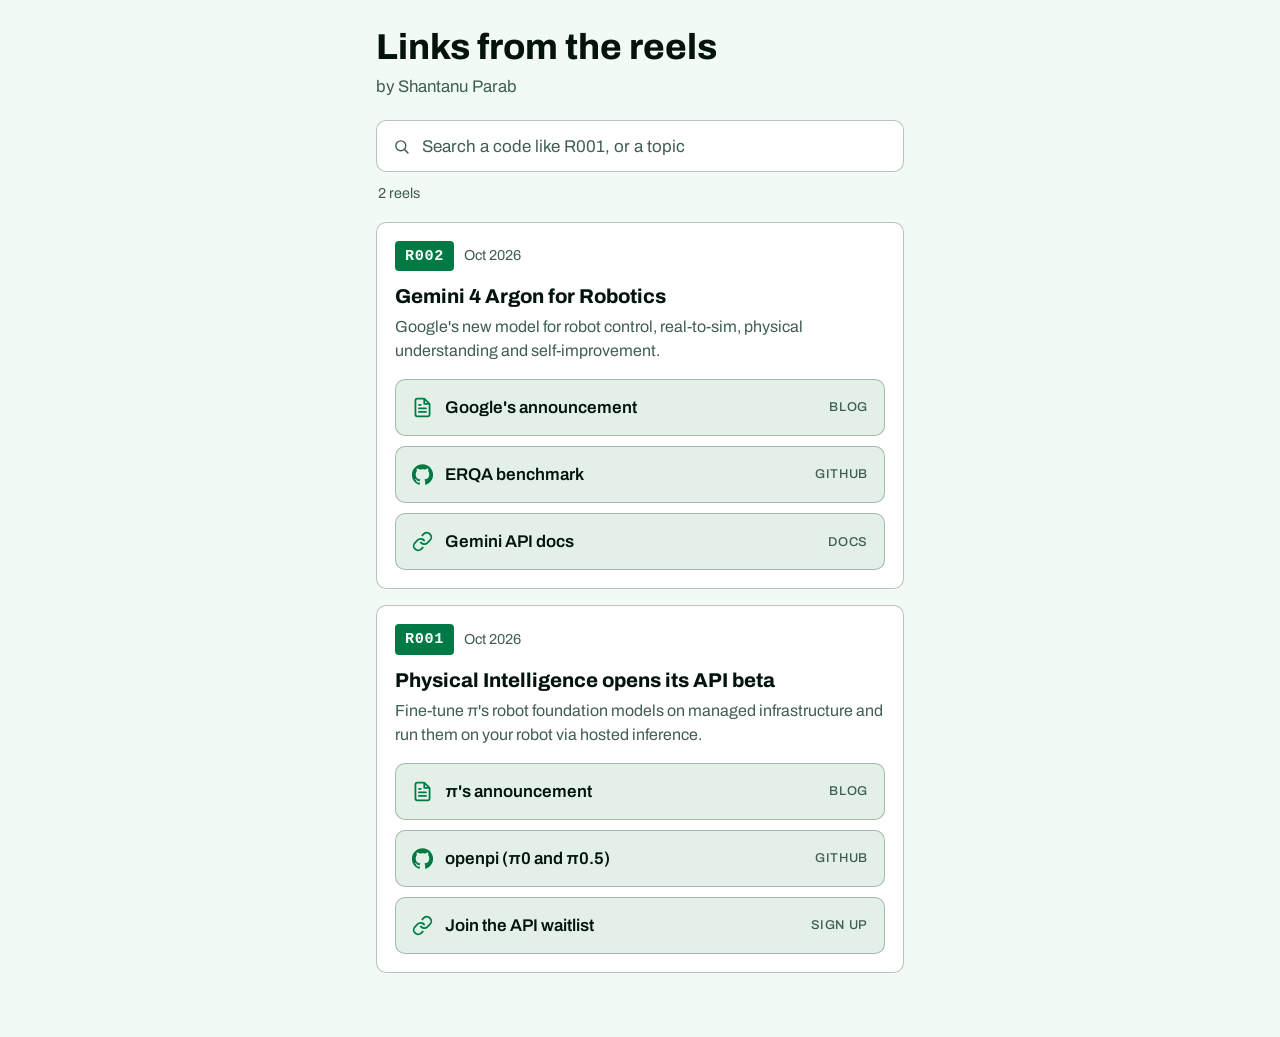
<file: ig/index.html>
<!DOCTYPE html>
<html lang="en">
<head>
	<meta charset="UTF-8">
	<meta name="viewport" content="width=device-width, initial-scale=1.0">
	<title>Reel Links | Shantanu Parab</title>
	<meta name="description" content="Blogs, schematics and GitHub repos mentioned in Shantanu Parab's Instagram reels on robot learning and robotics.">
	<meta name="author" content="Shantanu Parab">
	<link rel="canonical" href="https://shantanuparabumd.github.io/ig/">
	<meta name="theme-color" content="#050807">

	<meta property="og:title" content="Reel Links | Shantanu Parab">
	<meta property="og:description" content="Every blog, schematic and repo mentioned in the reels.">
	<meta property="og:image" content="https://shantanuparabumd.github.io/images/background/profile.jpg">
	<meta property="og:url" content="https://shantanuparabumd.github.io/ig/">
	<meta property="og:type" content="website">
	<meta name="twitter:card" content="summary">

	<link rel="icon" href="data:image/svg+xml,%3Csvg xmlns='http://www.w3.org/2000/svg' viewBox='0 0 32 32'%3E%3Crect width='32' height='32' rx='6' fill='%23050807'/%3E%3Ccircle cx='16' cy='16' r='6' fill='none' stroke='%2300FF9C' stroke-width='3'/%3E%3C/svg%3E">

	<!-- Apply the saved or system theme before first paint to avoid a flash. -->
	<script>
		(function () {
			var t = null;
			try { t = localStorage.getItem('portfolio-theme'); } catch (e) {}
			if (!t) t = window.matchMedia('(prefers-color-scheme: light)').matches ? 'light' : 'dark';
			document.documentElement.setAttribute('data-theme', t);
		})();
	</script>

	<link rel="preconnect" href="https://fonts.googleapis.com">
	<link rel="preconnect" href="https://fonts.gstatic.com" crossorigin>
	<link href="https://fonts.googleapis.com/css2?family=Archivo:wdth,wght@62..125,300..900&display=swap" rel="stylesheet">
	<link rel="stylesheet" href="../css/site.css">
	<link rel="stylesheet" href="../css/icons.css">
	<link rel="stylesheet" href="ig.css">
</head>
<body class="ig-page">
	<main class="ig-main">
		<header class="ig-intro">
			<h1>Links from the reels</h1>
			<p class="ig-lede">by Shantanu Parab</p>
		</header>

		<label class="ig-search">
			<i class="fas fa-search" aria-hidden="true"></i>
			<span class="sr-only">Search reels by code or topic</span>
			<input id="ig-query" type="search" placeholder="Search a code like R001, or a topic" autocomplete="off" spellcheck="false">
		</label>
		<p id="ig-count" class="ig-count" aria-live="polite"></p>
		<ol id="ig-list" class="ig-list" aria-label="Reels"></ol>
	</main>

	<script src="ig.js" defer></script>
</body>
</html>
</file>
<file: css/site.css>
/* =============================================================================
   site.css — Shantanu Parab portfolio
   Neon-on-black in green: a near-black ground, a neon green that glows on the
   things you can act on, and lime as a quieter second accent.
   ========================================================================== */

/* ── Tokens ──────────────────────────────────────────────────────────────── */
:root {
  --bg:           #050807;
  --surface:      #0B1210;
  --surface-sunk: #030504;
  --rule:         rgba(0, 255, 156, 0.12);
  --rule-strong:  rgba(0, 255, 156, 0.28);
  --text:         #E8FFF3;
  --text-dim:     #8DB5A3;
  --neon:         #00FF9C;
  --on-neon:      #00140B;
  --accent-2:     #B6FF3B;
  --scrim:        rgba(0, 0, 0, 0.78);
  --glow:         0 0 18px rgba(0, 255, 156, 0.45);
  --glow-soft:    0 0 32px rgba(0, 255, 156, 0.16);
  --text-glow:    0 0 24px rgba(0, 255, 156, 0.55);

  --font: 'Archivo', system-ui, -apple-system, 'Segoe UI', sans-serif;
  --mono: ui-monospace, 'SFMono-Regular', 'JetBrains Mono', Menlo, monospace;

  --step--1: 0.875rem;
  --step-0:  1.0625rem;
  --step-1:  1.3125rem;
  --step-2:  clamp(1.6rem, 2.6vw, 2.1rem);
  --step-3:  clamp(2.2rem, 4.6vw, 3.6rem);
  --step-hero: clamp(3rem, 8.4vw, 8rem);

  --gutter: clamp(16px, 5vw, 72px);
  --measure: 68ch;
  --radius-s: 4px;
  --radius-m: 10px;
  --header-h: 64px;
  --ease-out: cubic-bezier(0.22, 1, 0.36, 1);

  color-scheme: dark;
}

:root[data-theme="light"] {
  --bg:           #F2FAF5;
  --surface:      #FFFFFF;
  --surface-sunk: #E3F0E8;
  --rule:         rgba(4, 40, 24, 0.12);
  --rule-strong:  rgba(4, 40, 24, 0.28);
  --text:         #04140C;
  --text-dim:     #3F5E50;
  --neon:         #007A45;
  --on-neon:      #FFFFFF;
  --accent-2:     #4D7C0F;
  --scrim:        rgba(4, 20, 12, 0.45);
  --glow:         0 4px 14px rgba(0, 122, 69, 0.28);
  --glow-soft:    0 8px 28px rgba(4, 40, 24, 0.08);
  --text-glow:    none;
  color-scheme: light;
}

/* ── Base ────────────────────────────────────────────────────────────────── */
*, *::before, *::after { box-sizing: border-box; }

html {
  scroll-behavior: smooth;
  scroll-padding-top: calc(var(--header-h) + 16px);
  -webkit-text-size-adjust: 100%;
}

body {
  margin: 0;
  background: var(--bg);
  color: var(--text);
  font-family: var(--font);
  font-size: var(--step-0);
  font-variation-settings: 'wdth' 100;
  line-height: 1.6;
  -webkit-font-smoothing: antialiased;
  overflow-x: hidden;
  transition: background-color 0.3s, color 0.3s;
}

img, video { max-width: 100%; display: block; }

a { color: var(--accent-2); text-decoration-thickness: 1px; text-underline-offset: 0.2em; }
a:hover { color: var(--neon); }

h1, h2, h3 { margin: 0; line-height: 1.05; font-weight: 750; }

button { font: inherit; color: inherit; }

:focus-visible {
  outline: 2px solid var(--neon);
  outline-offset: 3px;
  border-radius: 2px;
}

::selection { background: var(--neon); color: var(--on-neon); }

.sr-only {
  position: absolute; width: 1px; height: 1px; padding: 0; margin: -1px;
  overflow: hidden; clip: rect(0 0 0 0); white-space: nowrap; border: 0;
}

.skip-link {
  position: absolute; left: 12px; top: -48px; z-index: 100;
  background: var(--neon); color: var(--on-neon);
  padding: 8px 14px; border-radius: var(--radius-s); text-decoration: none;
}
.skip-link:focus { top: 12px; }

kbd {
  font-family: var(--mono); font-size: 0.85em;
  padding: 1px 6px; border: 1px solid var(--rule-strong); border-radius: var(--radius-s);
}

/* ── Header ──────────────────────────────────────────────────────────────── */
.site-header {
  position: fixed; inset: 0 0 auto 0; z-index: 50;
  height: var(--header-h);
  display: flex; align-items: center; gap: 24px;
  padding: 0 var(--gutter);
  transition: background-color 0.3s, border-color 0.3s;
  border-bottom: 1px solid transparent;
}
.site-header.is-scrolled {
  background: color-mix(in srgb, var(--bg) 88%, transparent);
  backdrop-filter: blur(10px);
  border-bottom-color: var(--rule);
}

.brand {
  font-weight: 850; font-size: 1.15rem;
  font-variation-settings: 'wdth' 125;
  color: var(--text); text-decoration: none; letter-spacing: 0.02em;
}
.brand:hover { color: var(--neon); }

#site-nav { margin-left: auto; }
#site-nav ul { display: flex; gap: 4px; list-style: none; margin: 0; padding: 0; }
#site-nav a {
  display: block; padding: 8px 12px; border-radius: var(--radius-s);
  color: var(--text-dim); text-decoration: none; font-size: 0.95rem;
  position: relative;
}
#site-nav a:hover { color: var(--text); }
#site-nav a.is-active { color: var(--text); }
#site-nav a.is-active::after {
  content: ''; position: absolute; left: 12px; right: 12px; bottom: 2px;
  height: 2px; background: var(--neon); border-radius: 1px;
}

.header-controls { display: flex; gap: 6px; }
.icon-btn {
  width: 40px; height: 40px; display: grid; place-items: center;
  background: transparent; border: 1px solid var(--rule-strong);
  border-radius: 50%; cursor: pointer; color: var(--text);
  transition: border-color 0.2s, color 0.2s;
}
.icon-btn:hover { border-color: var(--neon); color: var(--neon); }

#nav-toggle { display: none; position: relative; }
#nav-toggle span {
  position: absolute; left: 11px; right: 11px; height: 2px; background: currentColor;
  transition: transform 0.25s var(--ease-out);
}
#nav-toggle span:first-child { transform: translateY(-4px); }
#nav-toggle span:last-child { transform: translateY(4px); }
#nav-toggle[aria-expanded="true"] span:first-child { transform: rotate(45deg); }
#nav-toggle[aria-expanded="true"] span:last-child { transform: rotate(-45deg); }

/* ── Hero ────────────────────────────────────────────────────────────────── */
.hero {
  position: relative;
  min-height: 100svh;
  display: flex; align-items: center;
  padding: calc(var(--header-h) + 24px) var(--gutter) 72px;
  overflow: hidden;
  background: radial-gradient(circle at 1px 1px, var(--rule) 1px, transparent 1.5px) 0 0 / 28px 28px;
}

#hero-canvas {
  position: absolute; inset: 0;
  width: 100%; height: 100%;
  z-index: 0;
}
/* Fades the 3D floor into the page. A gradient layer rather than a CSS mask
   on the canvas: masking an animating WebGL canvas re-composites every frame
   and measurably slowed mobile load. */
.hero::after {
  content: ''; position: absolute; left: 0; right: 0; bottom: 0; height: 32%;
  background: linear-gradient(to bottom, transparent, var(--bg));
  pointer-events: none; z-index: 0;
}

.hero-copy { position: relative; z-index: 1; max-width: min(780px, 100%); pointer-events: none; }
.hero-copy a, .hero-copy button { pointer-events: auto; }

.hero-name {
  font-size: var(--step-hero);
  font-weight: 850;
  font-variation-settings: 'wdth' 125;
  line-height: 0.88;
  letter-spacing: -0.02em;
  margin-bottom: 28px;
}
.hero-name .line { display: block; padding-bottom: 0.04em; }
.hero-name .line > span { display: inline-block; }
.hero-name .line:last-child { color: var(--neon); text-shadow: var(--text-glow); }

.hero-lede {
  font-size: var(--step-1); line-height: 1.45;
  color: var(--text); max-width: 30ch; margin: 0 0 32px;
}

.hero-actions { display: flex; flex-wrap: wrap; gap: 12px; margin-bottom: 40px; }

.hero-now { margin: 0; color: var(--text-dim); font-size: var(--step--1); }
.hero-now strong { color: var(--text); font-weight: 600; }

.hero-hint {
  position: absolute; right: var(--gutter); bottom: 28px; z-index: 1;
  margin: 0; color: var(--text-dim); font-size: var(--step--1);
}

/* ── Buttons ─────────────────────────────────────────────────────────────── */
.btn {
  display: inline-flex; align-items: center; gap: 8px;
  padding: 12px 22px; border-radius: 999px;
  font-weight: 600; font-size: 0.98rem; text-decoration: none;
  border: 1px solid transparent; cursor: pointer;
  transition: background-color 0.2s, color 0.2s, border-color 0.2s, transform 0.2s var(--ease-out);
}
.btn:active { transform: scale(0.97); }
.btn-primary { background: var(--neon); color: var(--on-neon); box-shadow: var(--glow); }
.btn-primary:hover { background: var(--accent-2); color: var(--on-neon); }
.btn-ghost { border-color: var(--rule-strong); color: var(--text); background: transparent; }
.btn-ghost:hover { border-color: var(--neon); color: var(--neon); }

/* ── Sections ────────────────────────────────────────────────────────────── */
.section {
  padding: clamp(72px, 10vw, 128px) var(--gutter) 0;
  max-width: 1280px; margin: 0 auto;
}

.section-head { margin-bottom: clamp(40px, 6vw, 72px); max-width: var(--measure); }
.section-head h2 {
  font-size: var(--step-3);
  font-variation-settings: 'wdth' 118;
  letter-spacing: -0.015em;
  margin-bottom: 16px;
}
.section-head p { margin: 0; color: var(--text-dim); font-size: var(--step-1); line-height: 1.45; }

.sub-title {
  font-size: var(--step-2);
  font-variation-settings: 'wdth' 112;
  margin-bottom: 24px;
}

.chips { display: flex; flex-wrap: wrap; gap: 6px; list-style: none; margin: 0; padding: 0; }
.chips li {
  font-size: 0.82rem; padding: 3px 10px;
  border: 1px solid var(--rule-strong); border-radius: 999px;
  color: var(--text-dim);
}

/* ── Work timeline ───────────────────────────────────────────────────────── */
.timeline {
  --rail: 180px;
  position: relative; list-style: none; margin: 0; padding: 0;
}
.timeline::before,
.timeline::after {
  content: ''; position: absolute; top: 8px; bottom: 8px;
  left: calc(var(--rail) + 20px); width: 2px; border-radius: 1px;
}
.timeline::before { background: var(--rule); }
.timeline::after {
  background: var(--neon); box-shadow: var(--glow);
  transform-origin: top; transform: scaleY(var(--progress, 1));
}

.tl-item {
  display: grid; grid-template-columns: var(--rail) 1fr; gap: 48px;
  padding-bottom: 64px; position: relative;
}
.tl-item:last-child { padding-bottom: 0; }
.tl-item::before {
  content: ''; position: absolute; top: 8px; left: calc(var(--rail) + 15px);
  width: 12px; height: 12px; border-radius: 50%;
  background: var(--bg); border: 2px solid var(--accent-2); z-index: 1;
}
.tl-item.is-current::before { background: var(--neon); border-color: var(--neon); }
/* With scroll motion on, dots stay hollow until the drawn rail reaches them. */
.timeline.is-animated { --progress: 0; }
.timeline.is-animated .tl-item::before { background: var(--bg); border-color: var(--rule-strong); transition: background-color 0.3s, border-color 0.3s; }
.timeline.is-animated .tl-item.is-reached::before { background: var(--accent-2); border-color: var(--accent-2); }
.timeline.is-animated .tl-item.is-current.is-reached::before { background: var(--neon); border-color: var(--neon); }

.tl-date { color: var(--text-dim); font-size: var(--step--1); padding-top: 2px; text-align: right; }
.tl-body { max-width: var(--measure); }
.tl-body h3 { font-size: var(--step-2); font-variation-settings: 'wdth' 112; }
.tl-role { color: var(--neon); margin: 6px 0 12px; font-weight: 500; }
.tl-body > p:not(.tl-role) { margin: 0 0 16px; color: var(--text-dim); }

.education { margin-top: clamp(64px, 8vw, 112px); }
.edu-list { list-style: none; margin: 0; padding: 0; border-top: 1px solid var(--rule); }
.edu-row {
  display: grid; grid-template-columns: 72px 1fr 1fr; gap: 24px; align-items: center;
  padding: 18px 0; border-bottom: 1px solid var(--rule);
}
.edu-row p { margin: 0; }
.edu-school { font-weight: 600; }
.edu-degree { color: var(--text-dim); }

/* Logo tiles: each logo sits on the ground it was designed for, so white
   and black logos both read in either theme. */
.logo-tile {
  display: grid; place-items: center; flex-shrink: 0;
  width: 72px; height: 48px; padding: 6px; border-radius: var(--radius-s);
  border: 1px solid var(--rule); overflow: hidden;
}
.logo-tile img { width: 100%; height: 100%; object-fit: contain; }
.logo-light { background: #FFFFFF; }
.logo-dark { background: #0B1210; }
.logo-cover { padding: 0; background: #000; }
.logo-cover img { object-fit: cover; }

.tl-org { display: flex; align-items: center; gap: 16px; margin-bottom: 4px; }
.tl-roles { list-style: none; margin: 8px 0 12px; padding: 0 0 0 14px; border-left: 2px solid var(--rule-strong); }
.tl-roles li { color: var(--text-dim); font-weight: 500; padding: 2px 0; }
.tl-roles li.is-now { color: var(--neon); text-shadow: var(--text-glow); font-weight: 650; }

/* ── Projects ────────────────────────────────────────────────────────────── */
.featured {
  display: grid; gap: 20px;
  grid-template-columns: 1.4fr 1fr;
  grid-template-rows: auto auto;
  margin-bottom: 64px;
}
.featured .project-card:first-child { grid-row: span 2; }

.filter-bar { display: flex; flex-wrap: wrap; gap: 8px; margin-bottom: 28px; }
.filter-btn {
  padding: 8px 16px; border-radius: 999px; cursor: pointer;
  background: transparent; border: 1px solid var(--rule-strong); color: var(--text-dim);
  transition: background-color 0.2s, color 0.2s, border-color 0.2s;
}
.filter-btn:hover { color: var(--text); border-color: var(--text-dim); }
.filter-btn.is-active { background: var(--neon); color: var(--on-neon); border-color: var(--neon); box-shadow: var(--glow); }
.filter-btn .count { margin-left: 6px; font-size: 0.85em; font-family: var(--mono); }

.project-grid {
  display: grid; gap: 20px;
  grid-template-columns: repeat(auto-fill, minmax(280px, 1fr));
}

.project-card {
  position: relative; display: flex; flex-direction: column;
  text-align: left; width: 100%; padding: 0; cursor: pointer;
  background: var(--surface); border: 1px solid var(--rule);
  border-radius: var(--radius-m); overflow: hidden;
  transition: border-color 0.25s;
}
.project-card:hover { border-color: var(--neon); box-shadow: var(--glow-soft); }
.project-card[hidden] { display: none; }

.card-media {
  position: relative; aspect-ratio: 16 / 10; overflow: hidden; background: var(--surface-sunk);
}
.card-media img, .card-media video {
  position: absolute; inset: 0; width: 100%; height: 100%; object-fit: cover;
  transition: transform 0.6s var(--ease-out), opacity 0.3s;
}
.card-media video { opacity: 0; }
.project-card.is-playing .card-media video { opacity: 1; }
.project-card:hover .card-media img { transform: scale(1.03); }

.card-body { padding: 18px 20px 22px; display: flex; flex-direction: column; gap: 8px; flex: 1; }
.card-body h3 { font-size: 1.2rem; font-variation-settings: 'wdth' 108; line-height: 1.2; }
.card-body p { margin: 0; color: var(--text-dim); font-size: 0.95rem; }
.card-meta { margin-top: auto; padding-top: 8px; font-size: var(--step--1); color: var(--text-dim); display: flex; gap: 12px; }
.card-meta .cat { color: var(--accent-2); }

.featured .project-card:first-child .card-media { aspect-ratio: auto; flex: 1; min-height: 320px; }
.featured .project-card:first-child .card-body { flex: none; }
.featured .project-card:first-child .card-body h3 { font-size: var(--step-2); }

/* ── Project dialog ──────────────────────────────────────────────────────── */
.project-dialog {
  width: min(1080px, calc(100vw - 32px));
  max-height: calc(100svh - 48px);
  padding: 0; border: 1px solid var(--rule-strong); border-radius: var(--radius-m);
  background: var(--surface); color: var(--text);
  overflow: hidden;
}
.project-dialog::backdrop { background: var(--scrim); backdrop-filter: blur(4px); }
.project-dialog[open] { display: flex; flex-direction: column; animation: dialog-in 0.4s var(--ease-out); }
.project-dialog[open]::backdrop { animation: backdrop-in 0.3s ease-out; }
@keyframes dialog-in { from { opacity: 0; transform: translateY(28px); } }
@keyframes backdrop-in { from { opacity: 0; } }

.dlg-head {
  display: flex; align-items: flex-start; justify-content: space-between; gap: 16px;
  padding: 20px 24px; border-bottom: 1px solid var(--rule);
}
.dlg-head h2 { font-size: var(--step-2); font-variation-settings: 'wdth' 110; }
.dlg-head .cat { color: var(--accent-2); font-size: var(--step--1); margin: 0 0 6px; }

.dlg-body {
  display: grid; grid-template-columns: 1.3fr 1fr; gap: 28px;
  padding: 24px; overflow-y: auto;
}
.dlg-body p { margin: 0 0 16px; color: var(--text-dim); }

.gallery { min-width: 0; }
.gallery-stage {
  position: relative; aspect-ratio: 16 / 10; background: #000; border-radius: var(--radius-s); overflow: hidden;
}
.gallery-stage > * { position: absolute; inset: 0; width: 100%; height: 100%; object-fit: contain; }
.gallery-stage .article-slide {
  display: grid; place-items: center; text-align: center; gap: 12px; padding: 24px;
  background: var(--surface-sunk);
}
.gallery-stage .article-slide img { position: absolute; inset: 0; width: 100%; height: 100%; object-fit: cover; opacity: 0.3; }
.gallery-stage .article-slide .btn { position: relative; }

.gallery-nav { display: flex; align-items: center; gap: 8px; margin-top: 12px; }
.gallery-nav .dots { display: flex; gap: 6px; margin-right: auto; }
.gallery-nav .dot {
  width: 28px; height: 4px; border-radius: 2px; border: 0; padding: 0; cursor: pointer;
  background: var(--rule-strong);
}
.gallery-nav .dot[aria-current="true"] { background: var(--neon); }

.dlg-links { display: flex; flex-wrap: wrap; gap: 10px; margin-top: 20px; }

/* ── Writing ─────────────────────────────────────────────────────────────── */
.writing-filters { margin-bottom: 28px; }
.writing-layout {
  display: grid; grid-template-columns: minmax(0, 1.25fr) minmax(0, 1fr); gap: 28px; align-items: start;
}
.writing-featured { position: sticky; top: calc(var(--header-h) + 24px); }

.w-feature {
  position: relative; display: flex; flex-direction: column;
  background: var(--surface); border: 1px solid var(--rule); border-radius: var(--radius-m);
  overflow: hidden; text-decoration: none; color: var(--text);
  transition: border-color 0.25s, box-shadow 0.25s;
}
.w-feature:hover { border-color: var(--neon); box-shadow: var(--glow-soft); color: var(--text); }
.w-feature .w-thumb { aspect-ratio: 16 / 9; }
.w-feature-body { display: flex; flex-direction: column; gap: 10px; padding: 22px 24px 26px; }
.w-feature-title {
  font-size: var(--step-2); font-weight: 800; line-height: 1.12;
  font-variation-settings: 'wdth' 112;
}
.w-desc {
  color: var(--text-dim); font-size: 0.98rem;
  display: -webkit-box; -webkit-line-clamp: 3; -webkit-box-orient: vertical; overflow: hidden;
}

.w-thumb { position: relative; display: block; background: var(--surface-sunk); overflow: hidden; }
.w-thumb img { width: 100%; height: 100%; object-fit: cover; transition: transform 0.6s var(--ease-out); }
.w-feature:hover .w-thumb img, .w-row:hover .w-thumb img { transform: scale(1.05); }
.w-badge {
  position: absolute; left: 12px; top: 12px;
  display: inline-flex; align-items: center; gap: 6px;
  padding: 4px 11px; border-radius: 999px; font-size: 0.8rem; font-weight: 600;
  background: rgba(0, 0, 0, 0.72); color: #E8FFF3; backdrop-filter: blur(4px);
}
.w-badge i { color: #00FF9C; }

.writing-rows { list-style: none; margin: 0 0 20px; padding: 0; display: grid; gap: 12px; }
.w-row {
  position: relative; display: grid; grid-template-columns: 148px 1fr; gap: 16px; align-items: center;
  padding: 10px; border: 1px solid var(--rule); border-radius: var(--radius-m);
  background: color-mix(in srgb, var(--surface) 80%, transparent);
  text-decoration: none; color: var(--text);
  transition: border-color 0.25s, box-shadow 0.25s, transform 0.3s var(--ease-out);
}
.w-row:hover { border-color: var(--neon); box-shadow: var(--glow-soft); transform: translateX(4px); color: var(--text); }
.w-row .w-thumb { aspect-ratio: 16 / 9; border-radius: var(--radius-s); }
.w-row-body { display: flex; flex-direction: column; gap: 4px; min-width: 0; }
.w-kind { font-family: var(--mono); font-size: 0.75rem; color: var(--neon); display: inline-flex; align-items: center; gap: 6px; }
.w-title { font-weight: 650; font-size: 1rem; line-height: 1.3; }
.w-meta { color: var(--text-dim); font-size: var(--step--1); }

@media (max-width: 900px) {
  .writing-layout { grid-template-columns: 1fr; }
  .writing-featured { position: static; }
}
@media (max-width: 480px) {
  .w-row { grid-template-columns: 104px 1fr; gap: 12px; }
}

/* ── Highlights reel ─────────────────────────────────────────────────────── */
.reel { display: grid; gap: 16px; }
.reel-stage {
  position: relative; aspect-ratio: 16 / 9; max-height: 78svh; width: 100%;
  border-radius: var(--radius-m); overflow: hidden; background: #000;
  border: 1px solid var(--rule-strong); box-shadow: var(--glow-soft);
}
.reel-video { width: 100%; height: 100%; object-fit: cover; transition: opacity 0.45s; }
.reel-video.is-swapping { opacity: 0; }
.reel-stage::after {
  content: ''; position: absolute; inset: 0; pointer-events: none;
  background: linear-gradient(to top, rgba(0, 0, 0, 0.78) 0%, rgba(0, 0, 0, 0) 45%);
}
.reel-caption { position: absolute; left: 28px; right: 90px; bottom: 24px; z-index: 1; color: #E8FFF3; }
.reel-kicker { margin: 0 0 4px; color: #00FF9C; font-weight: 600; font-size: var(--step--1); }
.reel-title {
  font-size: clamp(1.5rem, 3.6vw, 2.8rem); font-variation-settings: 'wdth' 115;
  text-shadow: 0 2px 20px rgba(0, 0, 0, 0.6);
}
.reel-toggle {
  position: absolute; right: 20px; bottom: 24px; z-index: 1;
  background: rgba(0, 0, 0, 0.55); color: #E8FFF3; border-color: rgba(255, 255, 255, 0.3);
}

.reel-tabs { position: relative; display: grid; grid-auto-flow: column; grid-auto-columns: minmax(130px, 1fr); gap: 10px; overflow-x: auto; padding-bottom: 6px; scrollbar-width: thin; }
.reel-tab {
  position: relative; padding: 0; cursor: pointer; text-align: left;
  border: 1px solid var(--rule); border-radius: var(--radius-s); overflow: hidden;
  background: var(--surface); opacity: 0.62; transition: opacity 0.2s, border-color 0.2s;
}
.reel-tab:hover { opacity: 0.9; }
.reel-tab[aria-selected="true"] { opacity: 1; border-color: var(--neon); box-shadow: var(--glow-soft); }
.reel-tab img { width: 100%; aspect-ratio: 16 / 9; object-fit: cover; }
.reel-tab span { display: block; padding: 6px 8px 10px; font-size: 0.8rem; font-weight: 600; line-height: 1.25; }
.reel-progress { position: absolute; left: 0; right: 0; bottom: 0; height: 3px; background: var(--rule); }
.reel-progress i { display: block; height: 100%; width: 100%; background: var(--neon); box-shadow: var(--glow); transform-origin: left; transform: scaleX(0); }

/* ── Skills ──────────────────────────────────────────────────────────────── */
.skill-groups {
  display: grid; gap: 40px 48px;
  grid-template-columns: repeat(auto-fit, minmax(260px, 1fr));
}
.skill-group h3 { font-size: 1.1rem; margin-bottom: 14px; font-variation-settings: 'wdth' 110; }
.skill-group .chips li { font-size: 0.9rem; padding: 5px 12px; color: var(--text); }

/* ── Contact ─────────────────────────────────────────────────────────────── */
.contact { padding-bottom: clamp(80px, 10vw, 140px); }
.contact h2 {
  font-size: var(--step-3); font-variation-settings: 'wdth' 118;
  max-width: 16ch; margin-bottom: 32px;
}
.contact-mail {
  display: inline-block;
  font-size: clamp(1.1rem, 2.3vw, 1.9rem); font-weight: 650; white-space: nowrap;
  font-variation-settings: 'wdth' 105;
  color: var(--neon); text-decoration: none;
  border-bottom: 2px solid currentColor; padding-bottom: 4px;
}
.contact-mail:hover { color: var(--text); }
.contact-grid {
  display: grid; grid-template-columns: minmax(0, 1.2fr) minmax(0, 1fr); gap: 32px 64px; align-items: center;
}
.contact-note { margin: 0 0 20px; color: var(--text-dim); font-size: var(--step-1); line-height: 1.45; max-width: 36ch; }
.contact-links { list-style: none; margin: 0; padding: 0; border-top: 1px solid var(--rule); }
.contact-links li { border-bottom: 1px solid var(--rule); }
.contact-links a {
  display: grid; grid-template-columns: 28px 1fr auto; align-items: center; gap: 14px;
  padding: 18px 4px; color: var(--text); text-decoration: none;
  font-size: 1.15rem; font-weight: 650;
  transition: color 0.2s, padding 0.3s var(--ease-out), background-color 0.2s;
}
.contact-links a:hover { color: var(--neon); padding-left: 14px; background: color-mix(in srgb, var(--neon) 6%, transparent); }
.contact-links i { color: var(--accent-2); font-size: 1.1rem; }
.contact-links small { font-family: var(--mono); font-size: 0.8rem; font-weight: 400; color: var(--text-dim); }

@media (max-width: 900px) {
  .contact-grid { grid-template-columns: 1fr; }
}

/* ── Footer ──────────────────────────────────────────────────────────────── */
.site-footer {
  display: flex; flex-wrap: wrap; justify-content: space-between; gap: 12px;
  padding: 28px var(--gutter); border-top: 1px solid var(--rule);
  color: var(--text-dim); font-size: var(--step--1);
}
.site-footer p { margin: 0; }

/* ── Responsive ──────────────────────────────────────────────────────────── */
@media (max-width: 900px) {
  .featured { grid-template-columns: 1fr; }
  .featured .project-card:first-child { grid-row: auto; }
  .featured .project-card:first-child .card-media { aspect-ratio: 16 / 10; min-height: 0; }
  .dlg-body { grid-template-columns: 1fr; }
}

@media (max-width: 760px) {
  #nav-toggle { display: grid; }
  #site-nav {
    position: fixed; inset: var(--header-h) 0 auto 0;
    background: var(--bg); border-bottom: 1px solid var(--rule);
    padding: 8px var(--gutter) 20px;
    transform: translateY(-8px); opacity: 0; visibility: hidden;
    transition: opacity 0.2s, transform 0.2s var(--ease-out), visibility 0.2s;
  }
  #site-nav.is-open { transform: none; opacity: 1; visibility: visible; }
  #site-nav ul { flex-direction: column; }
  #site-nav a { font-size: 1.15rem; padding: 12px 0; }
  #site-nav a.is-active::after { left: 0; right: auto; width: 24px; }
  .header-controls { margin-left: auto; }

  .hero { align-items: flex-end; }
  .hero-hint { display: none; }

  .timeline { --rail: 0px; padding-left: 32px; }
  .timeline::before, .timeline::after { left: 5px; }
  .tl-item { grid-template-columns: 1fr; gap: 6px; }
  .tl-item::before { left: -32px; top: 6px; }
  .tl-date { text-align: left; }

  .edu-row { grid-template-columns: 56px 1fr; gap: 4px 16px; }
  .edu-row .logo-tile { grid-row: span 2; width: 56px; height: 40px; }

  .reel-stage { aspect-ratio: 4 / 5; }
  .reel-caption { left: 16px; right: 72px; bottom: 16px; }
  .reel-toggle { right: 12px; bottom: 16px; }

  .dlg-head, .dlg-body { padding: 16px; }
}

/* ── Reduced motion ──────────────────────────────────────────────────────── */
@media (prefers-reduced-motion: reduce) {
  html { scroll-behavior: auto; }
  *, *::before, *::after { transition-duration: 0.01ms !important; animation-duration: 0.01ms !important; }
}

/* The hint only makes sense when the interactive arm is running. */
.hero:not(.has-arm) .hero-hint { display: none; }
@media (prefers-reduced-motion: reduce) { .hero-hint { display: none; } }
</file>
<file: css/icons.css>
/* =============================================================================
   icons.css — the icons the site uses, as CSS masks on <i class="fa-*">.
   Replaces the Font Awesome stylesheet (render-blocking, ~170 KB + fonts).
   The glyph takes currentColor, so icons inherit text color and hover states.
   Stroke icons follow Lucide (ISC); brand marks follow Simple Icons (CC0).
   ========================================================================== */
[class*="fa-"] {
  display: inline-block; width: 1em; height: 1em; flex-shrink: 0;
  vertical-align: -0.125em; background-color: currentColor;
  -webkit-mask: var(--icon) center / contain no-repeat;
          mask: var(--icon) center / contain no-repeat;
}
.fa-sun { --icon: url("data:image/svg+xml,%3Csvg xmlns=%22http://www.w3.org/2000/svg%22 viewBox=%220 0 24 24%22 fill=%22none%22 stroke=%22%23000%22 stroke-width=%222%22 stroke-linecap=%22round%22 stroke-linejoin=%22round%22%3E%3Ccircle cx=%2212%22 cy=%2212%22 r=%224%22/%3E%3Cpath d=%22M12 2v2M12 20v2M4.93 4.93l1.41 1.41M17.66 17.66l1.41 1.41M2 12h2M20 12h2M6.34 17.66l-1.41 1.41M19.07 4.93l-1.41 1.41%22/%3E%3C/svg%3E"); }
.fa-moon { --icon: url("data:image/svg+xml,%3Csvg xmlns=%22http://www.w3.org/2000/svg%22 viewBox=%220 0 24 24%22 fill=%22none%22 stroke=%22%23000%22 stroke-width=%222%22 stroke-linecap=%22round%22 stroke-linejoin=%22round%22%3E%3Cpath d=%22M12 3a6 6 0 0 0 9 9 9 9 0 1 1-9-9Z%22/%3E%3C/svg%3E"); }
.fa-chevron-left { --icon: url("data:image/svg+xml,%3Csvg xmlns=%22http://www.w3.org/2000/svg%22 viewBox=%220 0 24 24%22 fill=%22none%22 stroke=%22%23000%22 stroke-width=%222%22 stroke-linecap=%22round%22 stroke-linejoin=%22round%22%3E%3Cpath d=%22m15 18-6-6 6-6%22/%3E%3C/svg%3E"); }
.fa-chevron-right { --icon: url("data:image/svg+xml,%3Csvg xmlns=%22http://www.w3.org/2000/svg%22 viewBox=%220 0 24 24%22 fill=%22none%22 stroke=%22%23000%22 stroke-width=%222%22 stroke-linecap=%22round%22 stroke-linejoin=%22round%22%3E%3Cpath d=%22m9 18 6-6-6-6%22/%3E%3C/svg%3E"); }
.fa-times { --icon: url("data:image/svg+xml,%3Csvg xmlns=%22http://www.w3.org/2000/svg%22 viewBox=%220 0 24 24%22 fill=%22none%22 stroke=%22%23000%22 stroke-width=%222%22 stroke-linecap=%22round%22 stroke-linejoin=%22round%22%3E%3Cpath d=%22M18 6 6 18M6 6l12 12%22/%3E%3C/svg%3E"); }
.fa-phone { --icon: url("data:image/svg+xml,%3Csvg xmlns=%22http://www.w3.org/2000/svg%22 viewBox=%220 0 24 24%22 fill=%22none%22 stroke=%22%23000%22 stroke-width=%222%22 stroke-linecap=%22round%22 stroke-linejoin=%22round%22%3E%3Cpath d=%22M22 16.92v3a2 2 0 0 1-2.18 2 19.79 19.79 0 0 1-8.63-3.07 19.5 19.5 0 0 1-6-6 19.79 19.79 0 0 1-3.07-8.67A2 2 0 0 1 4.11 2h3a2 2 0 0 1 2 1.72 12.84 12.84 0 0 0 .7 2.81 2 2 0 0 1-.45 2.11L8.09 9.91a16 16 0 0 0 6 6l1.27-1.27a2 2 0 0 1 2.11-.45 12.84 12.84 0 0 0 2.81.7A2 2 0 0 1 22 16.92z%22/%3E%3C/svg%3E"); }
.fa-play { --icon: url("data:image/svg+xml,%3Csvg xmlns=%22http://www.w3.org/2000/svg%22 viewBox=%220 0 24 24%22 fill=%22%23000%22%3E%3Cpath d=%22M7 4v16l13-8z%22/%3E%3C/svg%3E"); }
.fa-pause { --icon: url("data:image/svg+xml,%3Csvg xmlns=%22http://www.w3.org/2000/svg%22 viewBox=%220 0 24 24%22 fill=%22%23000%22%3E%3Cpath d=%22M6 4h4v16H6zM14 4h4v16h-4z%22/%3E%3C/svg%3E"); }
.fa-file-alt { --icon: url("data:image/svg+xml,%3Csvg xmlns=%22http://www.w3.org/2000/svg%22 viewBox=%220 0 24 24%22 fill=%22none%22 stroke=%22%23000%22 stroke-width=%222%22 stroke-linecap=%22round%22 stroke-linejoin=%22round%22%3E%3Cpath d=%22M14 2H6a2 2 0 0 0-2 2v16a2 2 0 0 0 2 2h12a2 2 0 0 0 2-2V8zM14 2v6h6M16 13H8M16 17H8M10 9H8%22/%3E%3C/svg%3E"); }
.fa-microphone { --icon: url("data:image/svg+xml,%3Csvg xmlns=%22http://www.w3.org/2000/svg%22 viewBox=%220 0 24 24%22 fill=%22none%22 stroke=%22%23000%22 stroke-width=%222%22 stroke-linecap=%22round%22 stroke-linejoin=%22round%22%3E%3Cpath d=%22M12 2a3 3 0 0 0-3 3v7a3 3 0 0 0 6 0V5a3 3 0 0 0-3-3ZM19 10v2a7 7 0 0 1-14 0v-2M12 19v3%22/%3E%3C/svg%3E"); }
.fa-terminal { --icon: url("data:image/svg+xml,%3Csvg xmlns=%22http://www.w3.org/2000/svg%22 viewBox=%220 0 24 24%22 fill=%22none%22 stroke=%22%23000%22 stroke-width=%222%22 stroke-linecap=%22round%22 stroke-linejoin=%22round%22%3E%3Cpath d=%22m4 17 6-6-6-6M12 19h8%22/%3E%3C/svg%3E"); }
.fa-github { --icon: url("data:image/svg+xml,%3Csvg xmlns=%22http://www.w3.org/2000/svg%22 viewBox=%220 0 24 24%22 fill=%22%23000%22%3E%3Cpath d=%22M12 .297c-6.63 0-12 5.373-12 12 0 5.303 3.438 9.8 8.205 11.385.6.113.82-.258.82-.577 0-.285-.01-1.04-.015-2.04-3.338.724-4.042-1.61-4.042-1.61C4.422 18.07 3.633 17.7 3.633 17.7c-1.087-.744.084-.729.084-.729 1.205.084 1.838 1.236 1.838 1.236 1.07 1.835 2.809 1.305 3.495.998.108-.776.417-1.305.76-1.605-2.665-.3-5.466-1.332-5.466-5.93 0-1.31.465-2.38 1.235-3.22-.135-.303-.54-1.523.105-3.176 0 0 1.005-.322 3.3 1.23.96-.267 1.98-.399 3-.405 1.02.006 2.04.138 3 .405 2.28-1.552 3.285-1.23 3.285-1.23.645 1.653.24 2.873.12 3.176.765.84 1.23 1.91 1.23 3.22 0 4.61-2.805 5.625-5.475 5.92.42.36.81 1.096.81 2.22 0 1.606-.015 2.896-.015 3.286 0 .315.21.69.825.57C20.565 22.092 24 17.592 24 12.297c0-6.627-5.373-12-12-12%22/%3E%3C/svg%3E"); }
.fa-linkedin { --icon: url("data:image/svg+xml,%3Csvg xmlns=%22http://www.w3.org/2000/svg%22 viewBox=%220 0 24 24%22 fill=%22%23000%22%3E%3Cpath d=%22M20.447 20.452h-3.554v-5.569c0-1.328-.027-3.037-1.852-3.037-1.853 0-2.136 1.445-2.136 2.939v5.667H9.351V9h3.414v1.561h.046c.477-.9 1.637-1.85 3.37-1.85 3.601 0 4.267 2.37 4.267 5.455v6.286zM5.337 7.433a2.064 2.064 0 1 1 0-4.128 2.064 2.064 0 0 1 0 4.128zm1.782 13.019H3.555V9h3.564v11.452zM22.225 0H1.771C.792 0 0 .774 0 1.729v20.542C0 23.227.792 24 1.771 24h20.451C23.2 24 24 23.227 24 22.271V1.729C24 .774 23.2 0 22.222 0h.003z%22/%3E%3C/svg%3E"); }
.fa-youtube { --icon: url("data:image/svg+xml,%3Csvg xmlns=%22http://www.w3.org/2000/svg%22 viewBox=%220 0 24 24%22 fill=%22%23000%22%3E%3Cpath d=%22M23.5 6.19a3.02 3.02 0 0 0-2.12-2.14C19.5 3.55 12 3.55 12 3.55s-7.5 0-9.38.5A3.02 3.02 0 0 0 .5 6.19 31.6 31.6 0 0 0 0 12a31.6 31.6 0 0 0 .5 5.81 3.02 3.02 0 0 0 2.12 2.14c1.88.5 9.38.5 9.38.5s7.5 0 9.38-.5a3.02 3.02 0 0 0 2.12-2.14A31.6 31.6 0 0 0 24 12a31.6 31.6 0 0 0-.5-5.81zM9.55 15.57V8.43L15.82 12z%22/%3E%3C/svg%3E"); }
.fa-search { --icon: url("data:image/svg+xml,%3Csvg xmlns=%22http://www.w3.org/2000/svg%22 viewBox=%220 0 24 24%22 fill=%22none%22 stroke=%22%23000%22 stroke-width=%222%22 stroke-linecap=%22round%22 stroke-linejoin=%22round%22%3E%3Ccircle cx=%2211%22 cy=%2211%22 r=%227%22/%3E%3Cpath d=%22m21 21-4.3-4.3%22/%3E%3C/svg%3E"); }
.fa-microchip { --icon: url("data:image/svg+xml,%3Csvg xmlns=%22http://www.w3.org/2000/svg%22 viewBox=%220 0 24 24%22 fill=%22none%22 stroke=%22%23000%22 stroke-width=%222%22 stroke-linecap=%22round%22 stroke-linejoin=%22round%22%3E%3Crect x=%225%22 y=%225%22 width=%2214%22 height=%2214%22 rx=%222%22/%3E%3Cpath d=%22M9 9h6v6H9zM9 2v3M15 2v3M9 19v3M15 19v3M2 9h3M2 15h3M19 9h3M19 15h3%22/%3E%3C/svg%3E"); }
.fa-link { --icon: url("data:image/svg+xml,%3Csvg xmlns=%22http://www.w3.org/2000/svg%22 viewBox=%220 0 24 24%22 fill=%22none%22 stroke=%22%23000%22 stroke-width=%222%22 stroke-linecap=%22round%22 stroke-linejoin=%22round%22%3E%3Cpath d=%22M10 13a5 5 0 0 0 7.54.54l3-3a5 5 0 0 0-7.07-7.07l-1.72 1.71M14 11a5 5 0 0 0-7.54-.54l-3 3a5 5 0 0 0 7.07 7.07l1.71-1.71%22/%3E%3C/svg%3E"); }
</file>
<file: ig/ig.css>
/* =============================================================================
   ig.css — the /ig/ link-in-bio page. Builds on site.css tokens; a single
   narrow column with large type and full-width tap targets, because nearly
   every visit comes from Instagram's in-app browser on a phone.
   ========================================================================== */

.ig-page { background: var(--bg); }

.ig-main {
  width: 100%; max-width: 560px; margin-inline: auto;
  padding: 28px 16px 64px;
}

/* ── Title ───────────────────────────────────────────────────────────────── */
.ig-intro { margin-bottom: 20px; }
.ig-intro h1 { font-size: clamp(1.75rem, 7vw, 2.25rem); line-height: 1.1; }
.ig-lede { margin: 6px 0 0; color: var(--text-dim); font-size: 1.05rem; }

/* ── Search ──────────────────────────────────────────────────────────────── */
.ig-search {
  display: flex; align-items: center; gap: 10px;
  padding: 0 16px; height: 52px;
  background: var(--surface); border: 1px solid var(--rule-strong);
  border-radius: var(--radius-m); color: var(--text-dim);
}
.ig-search:focus-within { border-color: var(--neon); }
.ig-search input {
  flex: 1; min-width: 0; height: 100%;
  background: transparent; border: 0; outline: 0;
  color: var(--text); font: inherit; font-size: 1.0625rem; /* 16px+ stops iOS zoom-on-focus */
}
.ig-search input::placeholder { color: var(--text-dim); }

.ig-count { margin: 10px 2px 16px; min-height: 1.2em; color: var(--text-dim); font-size: 0.9rem; }

/* ── Reels ───────────────────────────────────────────────────────────────── */
.ig-list { list-style: none; margin: 0; padding: 0; display: grid; gap: 16px; }

.ig-reel {
  padding: 18px; background: var(--surface);
  border: 1px solid var(--rule-strong); border-radius: var(--radius-m);
  scroll-margin-top: 16px;
}
.ig-reel.is-target { border-color: var(--neon); box-shadow: var(--glow); }

.ig-reel-meta {
  display: flex; align-items: center; gap: 10px;
  font-size: 0.9rem; color: var(--text-dim);
}
.ig-code {
  padding: 3px 10px; border-radius: var(--radius-s);
  background: var(--neon); color: var(--on-neon);
  font-family: var(--mono); font-weight: 700; font-size: 0.95rem; letter-spacing: 0.04em;
}
.ig-reel h2 { margin: 12px 0 0; font-size: 1.25rem; line-height: 1.3; }
.ig-reel p { margin: 6px 0 0; color: var(--text-dim); font-size: 1rem; line-height: 1.5; }

.ig-links { list-style: none; margin: 16px 0 0; padding: 0; display: grid; gap: 10px; }
.ig-links a {
  display: flex; align-items: center; gap: 12px;
  padding: 14px 16px; min-height: 56px;
  background: var(--surface-sunk); border: 1px solid var(--rule-strong);
  border-radius: var(--radius-m);
  color: var(--text); text-decoration: none; font-size: 1.0625rem; font-weight: 600;
  transition: border-color 0.2s;
}
.ig-links a:hover, .ig-links a:active { border-color: var(--neon); color: var(--text); }
.ig-links a > i:first-child { font-size: 1.3rem; color: var(--neon); }
.ig-links .label { flex: 1; min-width: 0; overflow-wrap: anywhere; }
.ig-links .kind {
  font-size: 0.8rem; font-weight: 500; text-transform: uppercase;
  letter-spacing: 0.05em; color: var(--text-dim);
}

.ig-empty {
  padding: 24px 16px; text-align: center; color: var(--text-dim); font-size: 1rem;
  border: 1px dashed var(--rule-strong); border-radius: var(--radius-m);
}

@media (prefers-reduced-motion: reduce) {
  .ig-links a { transition: none; }
}
</file>
